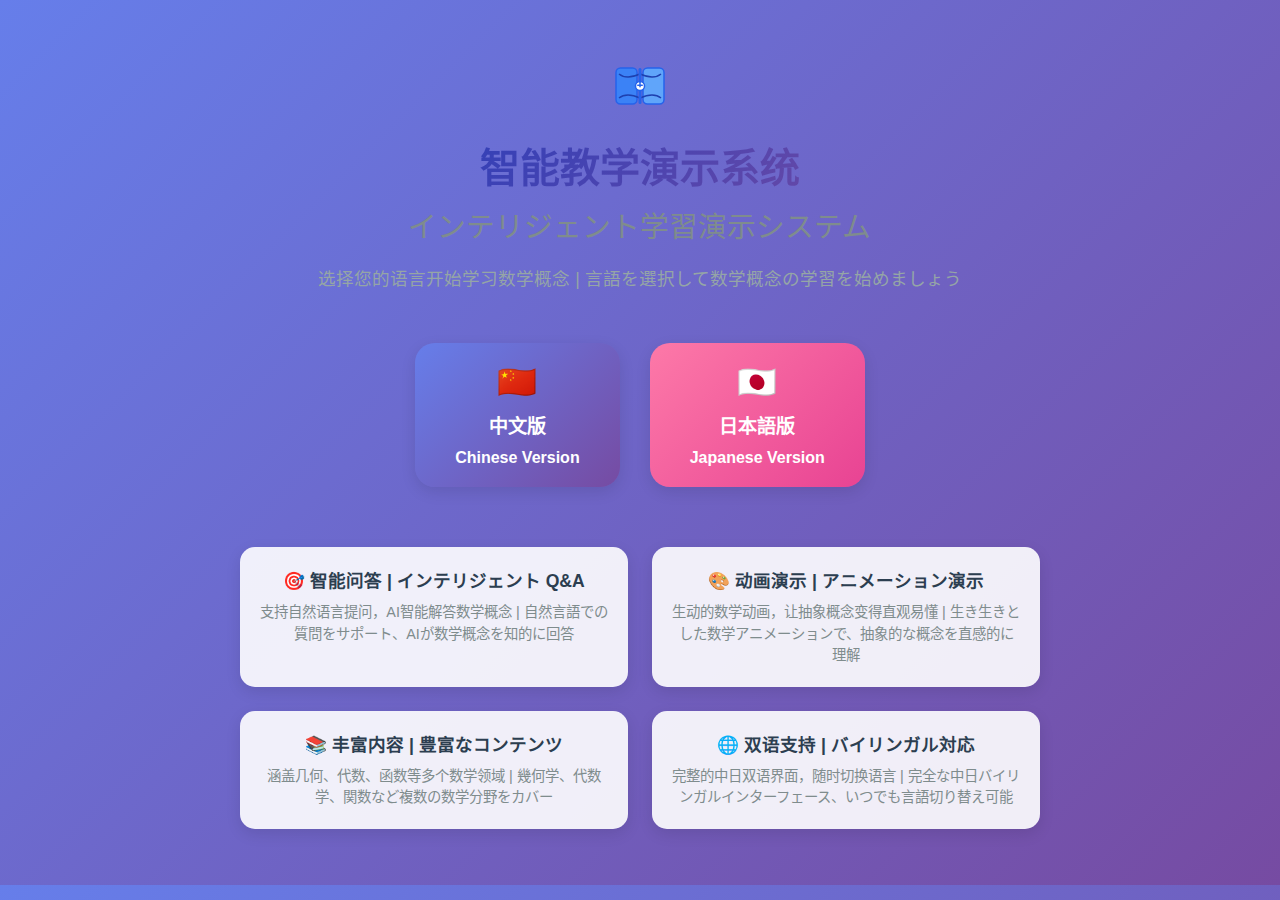
<file: index.html>
<!DOCTYPE html>
<html lang="zh-CN">
<head>
    <meta charset="UTF-8">
    <meta name="viewport" content="width=device-width, initial-scale=1.0">
    <title>智能教学演示系统 | インテリジェント学習演示システム</title>
    <link rel="stylesheet" href="styles.css">
</head>
<body>
    <div class="language-selection">
        <!-- Logo -->
        <div class="logo-container" style="display: flex; justify-content: flex-start; margin-bottom: 20px;">
            <svg width="60" height="60" viewBox="0 0 80 80" fill="none" xmlns="http://www.w3.org/2000/svg">
                <rect x="8" y="16" width="28" height="48" rx="6" fill="#3B82F6" stroke="#2563EB" stroke-width="2"/>
                <rect x="44" y="16" width="28" height="48" rx="6" fill="#60A5FA" stroke="#2563EB" stroke-width="2"/>
                <path d="M12 24 Q22 32 40 24 Q58 32 68 24" stroke="#1E40AF" stroke-width="2" fill="none"/>
                <path d="M12 56 Q22 48 40 56 Q58 48 68 56" stroke="#1E40AF" stroke-width="2" fill="none"/>
                <rect x="38" y="16" width="4" height="48" rx="2" fill="#2563EB"/>
                <circle cx="40" cy="40" r="6" fill="#fff" stroke="#2563EB" stroke-width="2"/>
                <rect x="36" y="38" width="8" height="2" rx="1" fill="#2563EB"/>
                <rect x="39" y="34" width="2" height="8" rx="1" fill="#2563EB"/>
            </svg>
        </div>
        
        <!-- 标题 -->
        <div class="title-container">
            <h1>智能教学演示系统</h1>
            <h2>インテリジェント学習演示システム</h2>
            <p class="subtitle">
                选择您的语言开始学习数学概念 | 言語を選択して数学概念の学習を始めましょう
            </p>
        </div>        
        <!-- 语言选择按钮 -->
        <div class="language-buttons">
            <a href="learning_system_zh.html" class="language-btn chinese-btn">
                <span class="flag">🇨🇳</span>
                <span>中文版</span>
                <small>Chinese Version</small>
            </a>
            
            <a href="learning_system_ja.html" class="language-btn japanese-btn">
                <span class="flag">🇯🇵</span>
                <span>日本語版</span>
                <small>Japanese Version</small>
            </a>
        </div>
        
        <!-- 功能特点 -->
        <div class="features" style="display: flex; flex-wrap: wrap; gap: 24px;">
            <div class="feature" style="flex: 1 1 45%; min-width: 300px;">
            <h3>🎯 智能问答 | インテリジェント Q&A</h3>
            <p>支持自然语言提问，AI智能解答数学概念 | 自然言語での質問をサポート、AIが数学概念を知的に回答</p>
            </div>
            <div class="feature" style="flex: 1 1 45%; min-width: 300px;">
            <h3>🎨 动画演示 | アニメーション演示</h3>
            <p>生动的数学动画，让抽象概念变得直观易懂 | 生き生きとした数学アニメーションで、抽象的な概念を直感的に理解</p>
            </div>
            <div class="feature" style="flex: 1 1 45%; min-width: 300px;">
            <h3>📚 丰富内容 | 豊富なコンテンツ</h3>
            <p>涵盖几何、代数、函数等多个数学领域 | 幾何学、代数学、関数など複数の数学分野をカバー</p>
            </div>
            <div class="feature" style="flex: 1 1 45%; min-width: 300px;">
            <h3>🌐 双语支持 | バイリンガル対応</h3>
            <p>完整的中日双语界面，随时切换语言 | 完全な中日バイリンガルインターフェース、いつでも言語切り替え可能</p>
            </div>
        </div>
    </div>
</body>
</html>
</file>
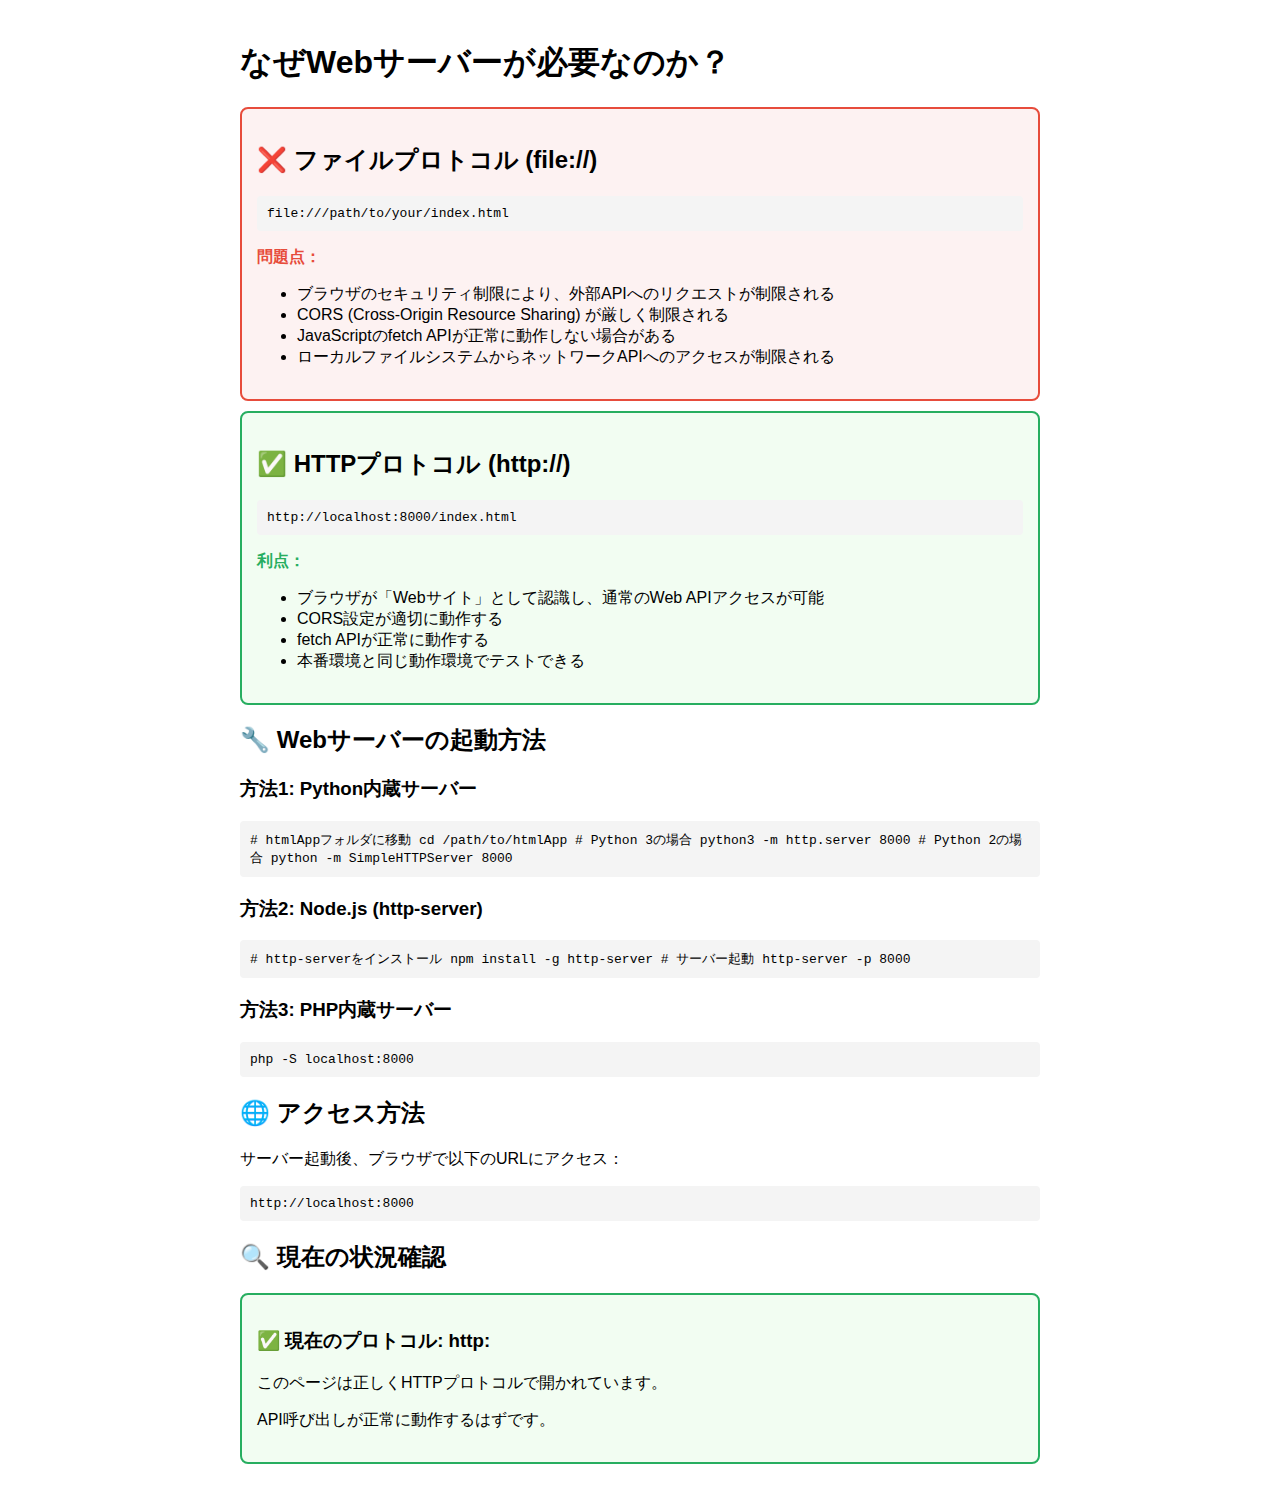
<file: protocol_explanation.html>
<!DOCTYPE html>
<html lang="ja">
<head>
    <meta charset="UTF-8">
    <meta name="viewport" content="width=device-width, initial-scale=1.0">
    <title>プロトコルの違いの説明</title>
    <style>
        body { font-family: Arial, sans-serif; max-width: 800px; margin: 0 auto; padding: 20px; }
        .protocol-box { border: 2px solid #ddd; padding: 15px; margin: 10px 0; border-radius: 8px; }
        .file-protocol { border-color: #e74c3c; background: #fdf2f2; }
        .http-protocol { border-color: #27ae60; background: #f2fdf2; }
        .code { background: #f4f4f4; padding: 10px; border-radius: 4px; font-family: monospace; }
        .warning { color: #e74c3c; font-weight: bold; }
        .success { color: #27ae60; font-weight: bold; }
    </style>
</head>
<body>
    <h1>なぜWebサーバーが必要なのか？</h1>
    
    <div class="protocol-box file-protocol">
        <h2>❌ ファイルプロトコル (file://)</h2>
        <div class="code">file:///path/to/your/index.html</div>
        <p><span class="warning">問題点：</span></p>
        <ul>
            <li>ブラウザのセキュリティ制限により、外部APIへのリクエストが制限される</li>
            <li>CORS (Cross-Origin Resource Sharing) が厳しく制限される</li>
            <li>JavaScriptのfetch APIが正常に動作しない場合がある</li>
            <li>ローカルファイルシステムからネットワークAPIへのアクセスが制限される</li>
        </ul>
    </div>

    <div class="protocol-box http-protocol">
        <h2>✅ HTTPプロトコル (http://)</h2>
        <div class="code">http://localhost:8000/index.html</div>
        <p><span class="success">利点：</span></p>
        <ul>
            <li>ブラウザが「Webサイト」として認識し、通常のWeb APIアクセスが可能</li>
            <li>CORS設定が適切に動作する</li>
            <li>fetch APIが正常に動作する</li>
            <li>本番環境と同じ動作環境でテストできる</li>
        </ul>
    </div>

    <h2>🔧 Webサーバーの起動方法</h2>
    
    <h3>方法1: Python内蔵サーバー</h3>
    <div class="code">
# htmlAppフォルダに移動
cd /path/to/htmlApp

# Python 3の場合
python3 -m http.server 8000

# Python 2の場合
python -m SimpleHTTPServer 8000
    </div>

    <h3>方法2: Node.js (http-server)</h3>
    <div class="code">
# http-serverをインストール
npm install -g http-server

# サーバー起動
http-server -p 8000
    </div>

    <h3>方法3: PHP内蔵サーバー</h3>
    <div class="code">
php -S localhost:8000
    </div>

    <h2>🌐 アクセス方法</h2>
    <p>サーバー起動後、ブラウザで以下のURLにアクセス：</p>
    <div class="code">http://localhost:8000</div>

    <h2>🔍 現在の状況確認</h2>
    <div id="current-protocol"></div>
    
    <script>
        // 現在のプロトコルを表示
        const protocol = window.location.protocol;
        const protocolDiv = document.getElementById('current-protocol');
        
        if (protocol === 'file:') {
            protocolDiv.innerHTML = `
                <div class="protocol-box file-protocol">
                    <h3>⚠️ 現在のプロトコル: ${protocol}</h3>
                    <p>このページは現在ファイルプロトコルで開かれています。</p>
                    <p><strong>推奨：</strong> Webサーバーを起動してhttp://localhost:8000でアクセスしてください。</p>
                </div>
            `;
        } else {
            protocolDiv.innerHTML = `
                <div class="protocol-box http-protocol">
                    <h3>✅ 現在のプロトコル: ${protocol}</h3>
                    <p>このページは正しくHTTPプロトコルで開かれています。</p>
                    <p>API呼び出しが正常に動作するはずです。</p>
                </div>
            `;
        }
    </script>
</body>
</html>
</file>
<file: styles.css>
/* 智能教学演示系统样式文件 Index*/
 .language-selection {
            display: flex;
            flex-direction: column;
            align-items: center;
            justify-content: center;
            min-height: calc(100vh - 15px);
            height: calc(100vh - 15px);
            text-align: center;
            padding: 15px;
            overflow: hidden;
}
        
.logo-container {
    margin-bottom: 40px;
}

.title-container {
    margin-bottom: 10px;
}

.title-container h1 {
    font-size: 2.5rem;
    color: #5b89b8;
    margin-bottom: 10px;
    background: linear-gradient(135deg, #213dbd, #764ba2);
    -webkit-background-clip: text;
    -webkit-text-fill-color: transparent;
    background-clip: text;
}

.title-container h2 {
    font-size: 1.8rem;
    color: #7f8c8d;
    font-weight: normal;
    margin-bottom: 20px;
}

.subtitle {
    font-size: 1.1rem;
    color: #95a5a6;
    max-width: 650px;
    line-height: 1.6;
    white-space: nowrap;
}

.language-buttons {
    display: flex;
    gap: 30px;
    margin-top: 40px;
}

.language-btn {
    padding: 20px 40px;
    font-size: 1.2rem;
    font-weight: bold;
    border: none;
    border-radius: 20px;
    cursor: pointer;
    transition: all 0.3s ease;
    text-decoration: none;
    display: flex;
    flex-direction: column;
    align-items: center;
    gap: 10px;
    min-width: 200px;
    box-shadow: 0 5px 15px rgba(0,0,0,0.1);
}

.language-btn:hover {
    transform: translateY(-5px);
    box-shadow: 0 10px 25px rgba(0,0,0,0.2);
}

.chinese-btn {
    background: linear-gradient(135deg, #667eea, #764ba2);
    color: white;
}

.japanese-btn {
    background: linear-gradient(135deg, #fd79a8, #e84393);
    color: white;
}

.flag {
    font-size: 2rem;
}

.features {
    margin-top: 60px;
    display: grid;
    grid-template-columns: repeat(auto-fit, minmax(250px, 1fr));
    gap: 20px;
    max-width: 800px;
}

.feature {
    background: rgba(255, 255, 255, 0.9);
    padding: 20px;
    border-radius: 15px;
    box-shadow: 0 5px 15px rgba(0,0,0,0.1);
}

.feature h3 {
    color: #2c3e50;
    margin-bottom: 10px;
    font-size: 1.1rem;
}

.feature p {
    color: #7f8c8d;
    font-size: 0.9rem;
    line-height: 1.5;
}

/* AI生成SVG样式 */
.ai-generated-svg {
    width: 100%;
    height: 100%;
    display: flex;
    justify-content: center;
    align-items: center;
    background: rgba(255, 255, 255, 0.05);
    border-radius: 10px;
    padding: 20px;
    box-sizing: border-box;
}

.ai-generated-svg svg {
    max-width: 100%;
    max-height: 100%;
    width: auto;
    height: auto;
}

/* API状态指示器 */
.api-status {
    position: fixed;
    top: 20px;
    right: 20px;
    background: rgba(0, 0, 0, 0.8);
    color: white;
    padding: 10px 15px;
    border-radius: 20px;
    font-size: 12px;
    z-index: 1000;
    display: none;
}

.api-status.show {
    display: block;
    animation: slideInRight 0.3s ease-out;
}

.api-status.success {
    background: rgba(39, 174, 96, 0.9);
}

.api-status.error {
    background: rgba(231, 76, 60, 0.9);
}

.api-status.trying {
    background: rgba(241, 196, 15, 0.9);
}

@keyframes slideInRight {
    from {
        transform: translateX(100%);
        opacity: 0;
    }
    to {
        transform: translateX(0);
        opacity: 1;
    }
}

/* 错误和警告样式 */
.error-container {
    background: rgba(231, 76, 60, 0.1);
    border: 1px solid rgba(231, 76, 60, 0.3);
    border-radius: 8px;
    padding: 15px;
    margin: 10px 0;
}

.warning-container {
    background: rgba(255, 193, 7, 0.1);
    border: 1px solid rgba(255, 193, 7, 0.3);
    border-radius: 8px;
    padding: 15px;
    margin: 10px 0;
}

.error-icon {
    color: #e74c3c;
    font-size: 1.2em;
    margin-right: 8px;
}

.warning-icon {
    color: #ffc107;
    font-size: 1.2em;
    margin-right: 8px;
}

/* API状态指示器改进 */
.api-status.trying {
    background: rgba(52, 152, 219, 0.9);
    animation: pulse 1.5s ease-in-out infinite;
}

@keyframes pulse {
    0% { opacity: 0.8; }
    50% { opacity: 1; }
    100% { opacity: 0.8; }
}

@media (max-width: 768px) {
    .language-buttons {
        flex-direction: column;
        gap: 20px;
    }
    
    .title-container h1 {
        font-size: 2rem;
    }
    
    .title-container h2 {
        font-size: 1.4rem;
    }
}

/* learning_system*/

* {
    margin: 0;
    padding: 0;
    box-sizing: border-box;
}

body {
    font-family: 'Microsoft YaHei', 'Segoe UI', Tahoma, Geneva, Verdana, sans-serif;
    background: linear-gradient(135deg, #667eea 0%, #764ba2 100%);
    min-height: calc(100vh - 15px);
    height: calc(100vh - 15px);
    color: #333;
    overflow: hidden;
}

.container {
    max-width: 1400px;
    margin: 0 auto;
    margin-top: -80px;
    padding: 15px;
    display: grid;
    grid-template-columns: 1fr 2fr;
    gap: 20px;
    height: calc(100vh - 15px);
    align-items: start;
}

.chat-panel {
    background: rgba(255, 255, 255, 0.95);
    border-radius: 20px;
    padding: 10px;
    display: flex;
    flex-direction: column;
    box-shadow: 0 10px 30px rgba(0,0,0,0.2);
    backdrop-filter: blur(10px);
    height: 100%;
    max-height: calc(100vh - 80px);
}

.chat-header {
    text-align: center;
    margin-bottom: 20px;
    padding-bottom: 15px;
    border-bottom: 2px solid #e0e6ed;
}

.chat-header h1 {
    color: #2c3e50;
    font-size: 1.8rem;
    margin-bottom: 5px;
}

.chat-header p {
    color: #7f8c8d;
    font-size: 0.9rem;
}

.chat-messages {
    flex: 1;
    overflow-y: auto;
    margin-bottom: 20px;
    padding: 10px;
    max-height: calc(100% - 200px);
}

.message {
    margin-bottom: 15px;
    padding: 12px 16px;
    border-radius: 18px;
    max-width: 85%;
    word-wrap: break-word;
    animation: fadeIn 0.3s ease-in;
}

.user-message {
    background: linear-gradient(135deg, #667eea, #764ba2);
    color: white;
    margin-left: auto;
    border-bottom-right-radius: 5px;
}

.bot-message {
    background: #f8f9fa;
    color: #2c3e50;
    border: 1px solid #e9ecef;
    border-bottom-left-radius: 5px;
}

.chat-input-container {
    display: flex;
    gap: 10px;
    margin-top: auto;
    flex-shrink: 0;
}

.chat-input {
    flex: 1;
    padding: 12px 16px;
    border: 2px solid #e0e6ed;
    border-radius: 25px;
    font-size: 14px;
    outline: none;
    transition: border-color 0.3s ease;
}

.chat-input:focus {
    border-color: #667eea;
}

.send-btn {
    padding: 12px 20px;
    background: linear-gradient(135deg, #667eea, #764ba2);
    color: white;
    border: none;
    border-radius: 25px;
    cursor: pointer;
    font-weight: bold;
    transition: transform 0.2s ease;
}

.send-btn:hover {
    transform: scale(1.05);
}

.demo-panel {
    background: rgba(255, 255, 255, 0.95);
    border-radius: 20px;
    padding: 10px;
    box-shadow: 0 10px 30px rgba(0,0,0,0.2);
    backdrop-filter: blur(10px);
    display: flex;
    flex-direction: column;
    height: calc(100vh - 80px);
    overflow: hidden;
}

.demo-header {
    text-align: center;
    margin-bottom: 30px;
    display: flex;
    justify-content: space-between;
    align-items: center;
}

.demo-title {
    font-size: 2rem;
    color: #2c3e50;
    margin-bottom: 10px;
    flex: 1;
}

.home-btn {
    padding: 10px 15px;
    background: linear-gradient(135deg, #fd79a8, #e84393);
    color: white;
    border: none;
    border-radius: 15px;
    cursor: pointer;
    font-weight: bold;
    transition: transform 0.2s ease;
    font-size: 0.9rem;
}

.home-btn:hover {
    transform: scale(1.05);
}

.language-toggle {
    padding: 8px 12px;
    background: linear-gradient(135deg, #00b894, #00a085);
    color: white;
    border: none;
    border-radius: 12px;
    cursor: pointer;
    font-weight: bold;
    transition: transform 0.2s ease;
    font-size: 0.8rem;
    margin-left: 10px;
}

.language-toggle:hover {
    transform: scale(1.05);
}

.header-controls {
    display: flex;
    align-items: center;
    gap: 10px;
}

.demo-content {
    flex: 1;
    display: flex;
    flex-direction: column;
    align-items: center;
    justify-content: flex-start;
    overflow-y: auto;
    padding: 10px 0;
}

.welcome-screen {
    text-align: center;
    color: #7f8c8d;
    width: 100%;
    max-height: 100%;
    overflow-y: auto;
    padding: 10px 0;
}

.welcome-screen h2 {
    font-size: 1.5rem;
    margin-bottom: 15px;
}

.quick-questions {
    display: grid;
    grid-template-columns: repeat(auto-fit, minmax(200px, 1fr));
    gap: 10px;
    margin-top: 20px;
}

.quick-question {
    padding: 10px 15px;
    background: linear-gradient(135deg, #74b9ff, #0984e3);
    color: white;
    border: none;
    border-radius: 15px;
    cursor: pointer;
    transition: transform 0.2s ease;
    font-size: 0.9rem;
}

.quick-question:hover {
    transform: translateY(-2px);
}

.animation-container {
    width: 100%;
    height: 450px;
    border: 2px solid #e0e6ed;
    border-radius: 15px;
    margin-bottom: 20px;
    display: flex;
    align-items: center;
    justify-content: center;
    position: relative;
    overflow: hidden;
}

.explanation-text {
    background: #f8f9fa;
    padding: 10px;
    border-radius: 15px;
    border-left: 5px solid #667eea;
    font-size: 1.1rem;
    line-height: 1.6;
    margin-top: 10px;
    max-height: 300px;
    overflow-y: auto;
}

.triangle {
    position: absolute;
    stroke: #2c3e50;
    stroke-width: 3;
    fill: none;
    animation: drawTriangle 3s ease-in-out;
}

.triangle-filled {
    fill: rgba(102, 126, 234, 0.2);
}

.side-label {
    position: absolute;
    font-weight: bold;
    font-size: 1.2rem;
    color: #e74c3c;
}

.equation {
    position: absolute;
    bottom: 20px;
    left: 50%;
    transform: translateX(-50%);
    background: white;
    padding: 15px 25px;
    border-radius: 10px;
    font-size: 1.5rem;
    font-weight: bold;
    color: #2c3e50;
    box-shadow: 0 5px 15px rgba(0,0,0,0.2);
    animation: popIn 1s ease-out 2s both;
}

.loading {
    display: inline-block;
    width: 20px;
    height: 20px;
    border: 2px solid #f3f3f3;
    border-top: 2px solid #667eea;
    border-radius: 50%;
    animation: spin 1s linear infinite;
}

.generating-screen {
    text-align: center;
    color: #2c3e50;
    display: flex;
    flex-direction: column;
    align-items: center;
    justify-content: center;
    height: 100%;
}

.generating-animation {
    width: 200px;
    height: 200px;
    margin-bottom: 30px;
    position: relative;
}

.orbit {
    position: absolute;
    border: 2px solid rgba(102, 126, 234, 0.3);
    border-radius: 50%;
}

.orbit-1 {
    width: 80px;
    height: 80px;
    top: 60px;
    left: 60px;
    animation: rotate 2s linear infinite;
}

.orbit-2 {
    width: 120px;
    height: 120px;
    top: 40px;
    left: 40px;
    animation: rotate 3s linear infinite reverse;
}

.orbit-3 {
    width: 160px;
    height: 160px;
    top: 20px;
    left: 20px;
    animation: rotate 4s linear infinite;
}

.particle {
    position: absolute;
    width: 8px;
    height: 8px;
    background: #667eea;
    border-radius: 50%;
}

.particle-1 {
    top: -4px;
    left: 36px;
    animation: pulse 1s ease-in-out infinite;
}

.particle-2 {
    top: 56px;
    left: -4px;
    animation: pulse 1s ease-in-out infinite 0.5s;
}

.particle-3 {
    top: 76px;
    left: 76px;
    animation: pulse 1s ease-in-out infinite 1s;
}

.generating-text {
    font-size: 1.5rem;
    margin-bottom: 15px;
    font-weight: bold;
}

.generating-subtitle {
    font-size: 1rem;
    color: #7f8c8d;
    margin-bottom: 20px;
}

.progress-dots {
    display: flex;
    gap: 8px;
}

.dot {
    width: 12px;
    height: 12px;
    background: #667eea;
    border-radius: 50%;
    animation: dotPulse 1.5s ease-in-out infinite;
}

.dot:nth-child(2) { animation-delay: 0.3s; }
.dot:nth-child(3) { animation-delay: 0.6s; }

/* 动画关键帧 */
@keyframes fadeIn {
    from { opacity: 0; transform: translateY(10px); }
    to { opacity: 1; transform: translateY(0); }
}

@keyframes drawTriangle {
    0% { stroke-dasharray: 0 1000; }
    100% { stroke-dasharray: 1000 0; }
}

@keyframes popIn {
    0% { transform: translateX(-50%) scale(0); }
    80% { transform: translateX(-50%) scale(1.1); }
    100% { transform: translateX(-50%) scale(1); }
}

@keyframes rotate {
    from { transform: rotate(0deg); }
    to { transform: rotate(360deg); }
}

@keyframes pulse {
    0%, 100% { transform: scale(1); opacity: 0.7; }
    50% { transform: scale(1.5); opacity: 1; }
}

@keyframes spin {
    0% { transform: rotate(0deg); }
    100% { transform: rotate(360deg); }
}

@keyframes dotPulse {
    0%, 80%, 100% { transform: scale(1); opacity: 0.5; }
    40% { transform: scale(1.2); opacity: 1; }
}

/* 知识点选择区域样式 */
.knowledge-points-section {
    margin: 20px 0;
    padding: 15px;
    background: rgba(255, 255, 255, 0.05);
    border-radius: 15px;
    border: 1px solid rgba(255, 255, 255, 0.1);
}

.section-title {
    font-size: 1.4rem;
    color: #667eea;
    margin-bottom: 20px;
    text-align: center;
    font-weight: 600;
}

.knowledge-grid {
    display: grid;
    grid-template-columns: 1fr 1fr;
    grid-template-rows: 1fr 1fr;
    gap: 15px;
    margin-bottom: 20px;
    max-width: 500px;
    margin-left: auto;
    margin-right: auto;
}

.knowledge-btn {
    background: linear-gradient(135deg, rgba(102, 126, 234, 0.1), rgba(118, 75, 162, 0.1));
    border: 2px solid rgba(102, 126, 234, 0.3);
    border-radius: 12px;
    padding: 15px 10px;
    cursor: pointer;
    transition: all 0.3s ease;
    text-align: center;
    color: #fff;
    font-family: inherit;
    min-height: 110px;
    height: 110px;
    display: flex;
    flex-direction: column;
    justify-content: center;
    align-items: center;
}

.knowledge-btn:hover {
    background: linear-gradient(135deg, rgba(102, 126, 234, 0.2), rgba(118, 75, 162, 0.2));
    border-color: rgba(102, 126, 234, 0.6);
    transform: translateY(-2px);
    box-shadow: 0 8px 25px rgba(102, 126, 234, 0.3);
}

.knowledge-btn:active {
    transform: translateY(0);
}

.knowledge-icon {
    font-size: 2.5rem;
    margin-bottom: 8px;
    display: block;
}

.knowledge-title {
    font-size: 1.1rem;
    font-weight: 600;
    margin-bottom: 5px;
    color: #667eea;
}

.knowledge-desc {
    font-size: 0.9rem;
    color: #a0a0a0;
    font-family: 'Courier New', monospace;
}

.or-divider {
    text-align: center;
    margin: 15px 0;
    position: relative;
}

.or-divider::before {
    content: '';
    position: absolute;
    top: 50%;
    left: 0;
    right: 0;
    height: 1px;
    background: linear-gradient(90deg, transparent, rgba(255, 255, 255, 0.3), transparent);
}

.or-text {
    background: #1a1a2e;
    padding: 0 20px;
    color: #95a5a6;
    font-size: 0.9rem;
    position: relative;
    z-index: 1;
}

.chat-prompt {
    display: flex;
    align-items: center;
    justify-content: center;
    gap: 10px;
    padding: 10px;
    background: rgba(52, 152, 219, 0.1);
    border-radius: 10px;
    border: 1px solid rgba(52, 152, 219, 0.3);
    margin-bottom: 10px;
}

.chat-prompt-icon {
    font-size: 1.5rem;
}

.chat-prompt-text {
    color: #3498db;
    font-size: 1rem;
}

/* 欢迎动画区域 */
.welcome-animation {
    display: flex;
    justify-content: center;
    align-items: center;
    gap: 20px;
    margin-top: 15px;
    padding: 10px;
}

.floating-icon {
    font-size: 2rem;
    opacity: 0.7;
    animation: float 3s ease-in-out infinite;
    transition: all 0.3s ease;
}

.floating-icon:nth-child(1) { animation-delay: 0s; }
.floating-icon:nth-child(2) { animation-delay: 0.5s; }
.floating-icon:nth-child(3) { animation-delay: 1s; }
.floating-icon:nth-child(4) { animation-delay: 1.5s; }

.floating-icon:hover {
    opacity: 1;
    transform: scale(1.2);
}

@keyframes float {
    0%, 100% { transform: translateY(0px); }
    50% { transform: translateY(-10px); }
}

/* 自定义滚动条样式 */
.demo-content::-webkit-scrollbar,
.welcome-screen::-webkit-scrollbar,
.explanation-text::-webkit-scrollbar {
    width: 23px;
}

.demo-content::-webkit-scrollbar-track,
.welcome-screen::-webkit-scrollbar-track,
.explanation-text::-webkit-scrollbar-track {
    background: rgba(0, 0, 0, 0.1);
    border-radius: 10px;
}

.demo-content::-webkit-scrollbar-thumb,
.welcome-screen::-webkit-scrollbar-thumb,
.explanation-text::-webkit-scrollbar-thumb {
    background: rgba(102, 126, 234, 0.6);
    border-radius: 10px;
    transition: background 0.3s ease;
}

.demo-content::-webkit-scrollbar-thumb:hover,
.welcome-screen::-webkit-scrollbar-thumb:hover,
.explanation-text::-webkit-scrollbar-thumb:hover {
    background: rgba(102, 126, 234, 0.8);
}

/* Firefox用のスクロールバースタイル */
.demo-content,
.welcome-screen,
.explanation-text {
    scrollbar-width: thin;
    scrollbar-color: rgba(102, 126, 234, 0.6) rgba(0, 0, 0, 0.1);
}

/* 响应式设计 */
@media (max-width: 768px) {
    .container {
        grid-template-columns: 1fr;
        grid-template-rows: auto 1fr;
        height: auto;
        margin-top: -30px;
        align-items: start;
    }

    .chat-panel {
        height: auto;
        min-height: 400px;
        max-height: 60vh;
    }

    .chat-messages {
        max-height: 180px;
        overflow-y: auto;
    }

    .demo-content {
        max-height: 70vh;
        overflow-y: auto;
    }

    .explanation-text {
        max-height: 150px;
    }

    .knowledge-grid {
        grid-template-columns: 1fr;
        grid-template-rows: repeat(4, 1fr);
        gap: 10px;
        max-width: 300px;
    }

    .knowledge-btn {
        min-height: 100px;
        padding: 15px 10px;
    }

    .knowledge-icon {
        font-size: 2rem;
    }

    .knowledge-title {
        font-size: 1rem;
    }

    .knowledge-desc {
        font-size: 0.8rem;
    }

    .welcome-animation {
        gap: 15px;
        margin-top: 20px;
        padding: 15px;
    }

    .floating-icon {
        font-size: 1.5rem;
    }
}
</file>
